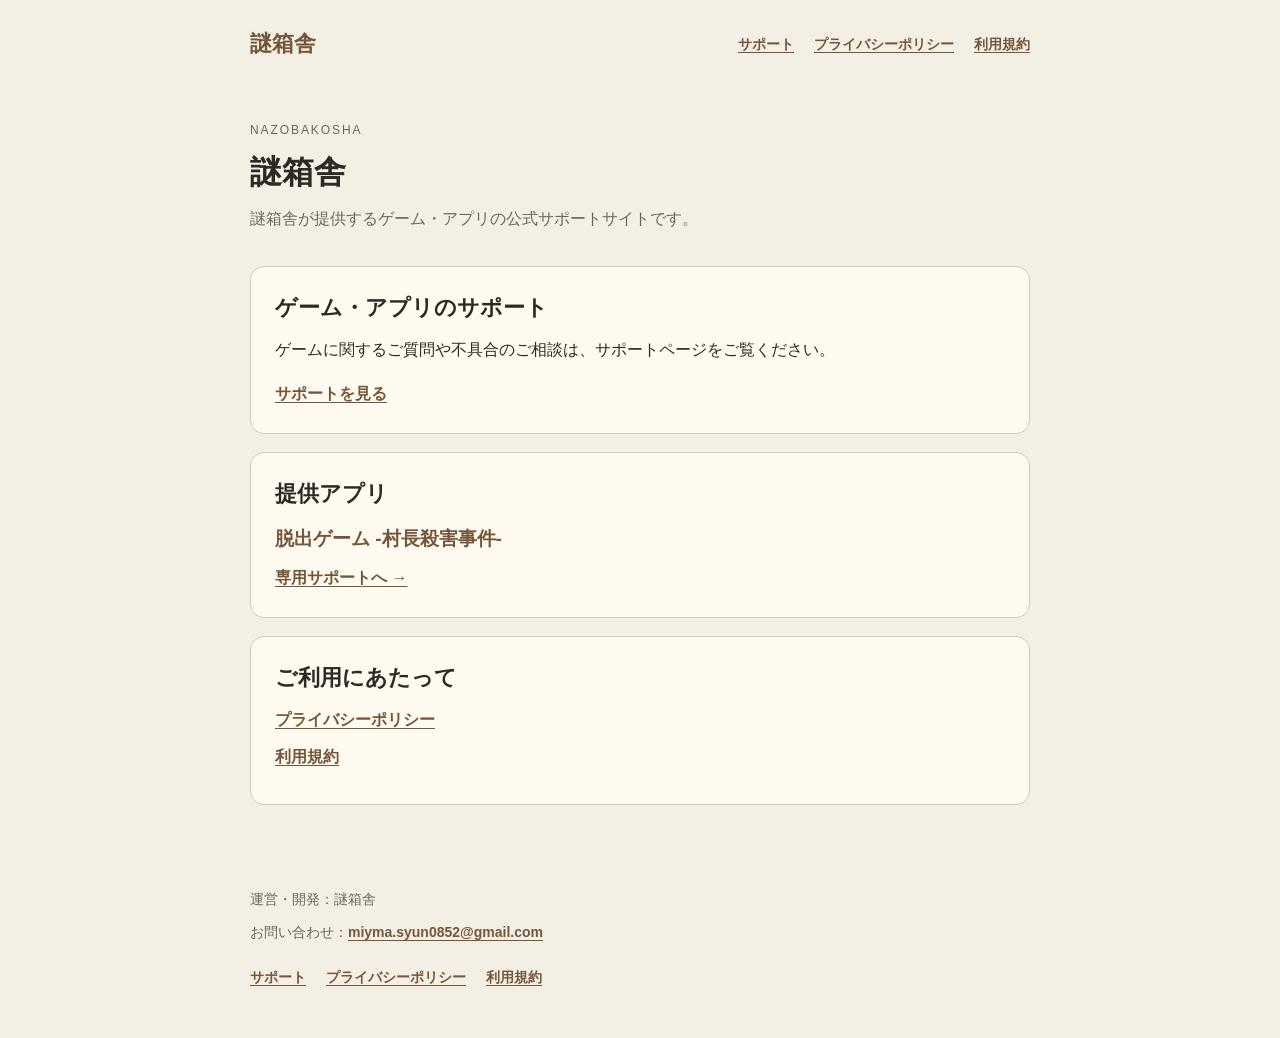
<file: index.html>
<!doctype html>
<html lang="ja">
<head><meta charset="utf-8"><meta name="viewport" content="width=device-width, initial-scale=1"><title>謎箱舎 | 謎箱舎</title><meta name="description" content="謎箱舎が提供するゲーム・アプリの公式サポートサイトです。"><link rel="stylesheet" href="/assets/style.css"></head>
<body><a class="skip" href="#main">本文へ移動</a><header><a class="brand" href="/">謎箱舎</a><nav aria-label="メインナビゲーション"><a href="/support/">サポート</a><a href="/privacy/">プライバシーポリシー</a><a href="/terms/">利用規約</a></nav></header>
<main id="main"><p class="eyebrow">NAZOBAKOSHA</p><h1>謎箱舎</h1><p class="lead">謎箱舎が提供するゲーム・アプリの公式サポートサイトです。</p><section><h2>ゲーム・アプリのサポート</h2><p>ゲームに関するご質問や不具合のご相談は、サポートページをご覧ください。</p><a class="button" href="/support/">サポートを見る</a></section><section><h2>提供アプリ</h2><a class="card" href="/support/village-chief-murder/"><strong>脱出ゲーム -村長殺害事件-</strong><span>専用サポートへ →</span></a></section><section><h2>ご利用にあたって</h2><p><a href="/privacy/">プライバシーポリシー</a></p><p><a href="/terms/">利用規約</a></p></section></main>
<footer><p>運営・開発：謎箱舎</p><p>お問い合わせ：<a href="mailto:miyma.syun0852@gmail.com">miyma.syun0852@gmail.com</a></p><nav aria-label="フッターナビゲーション"><a href="/support/">サポート</a><a href="/privacy/">プライバシーポリシー</a><a href="/terms/">利用規約</a></nav></footer></body></html>
</file>
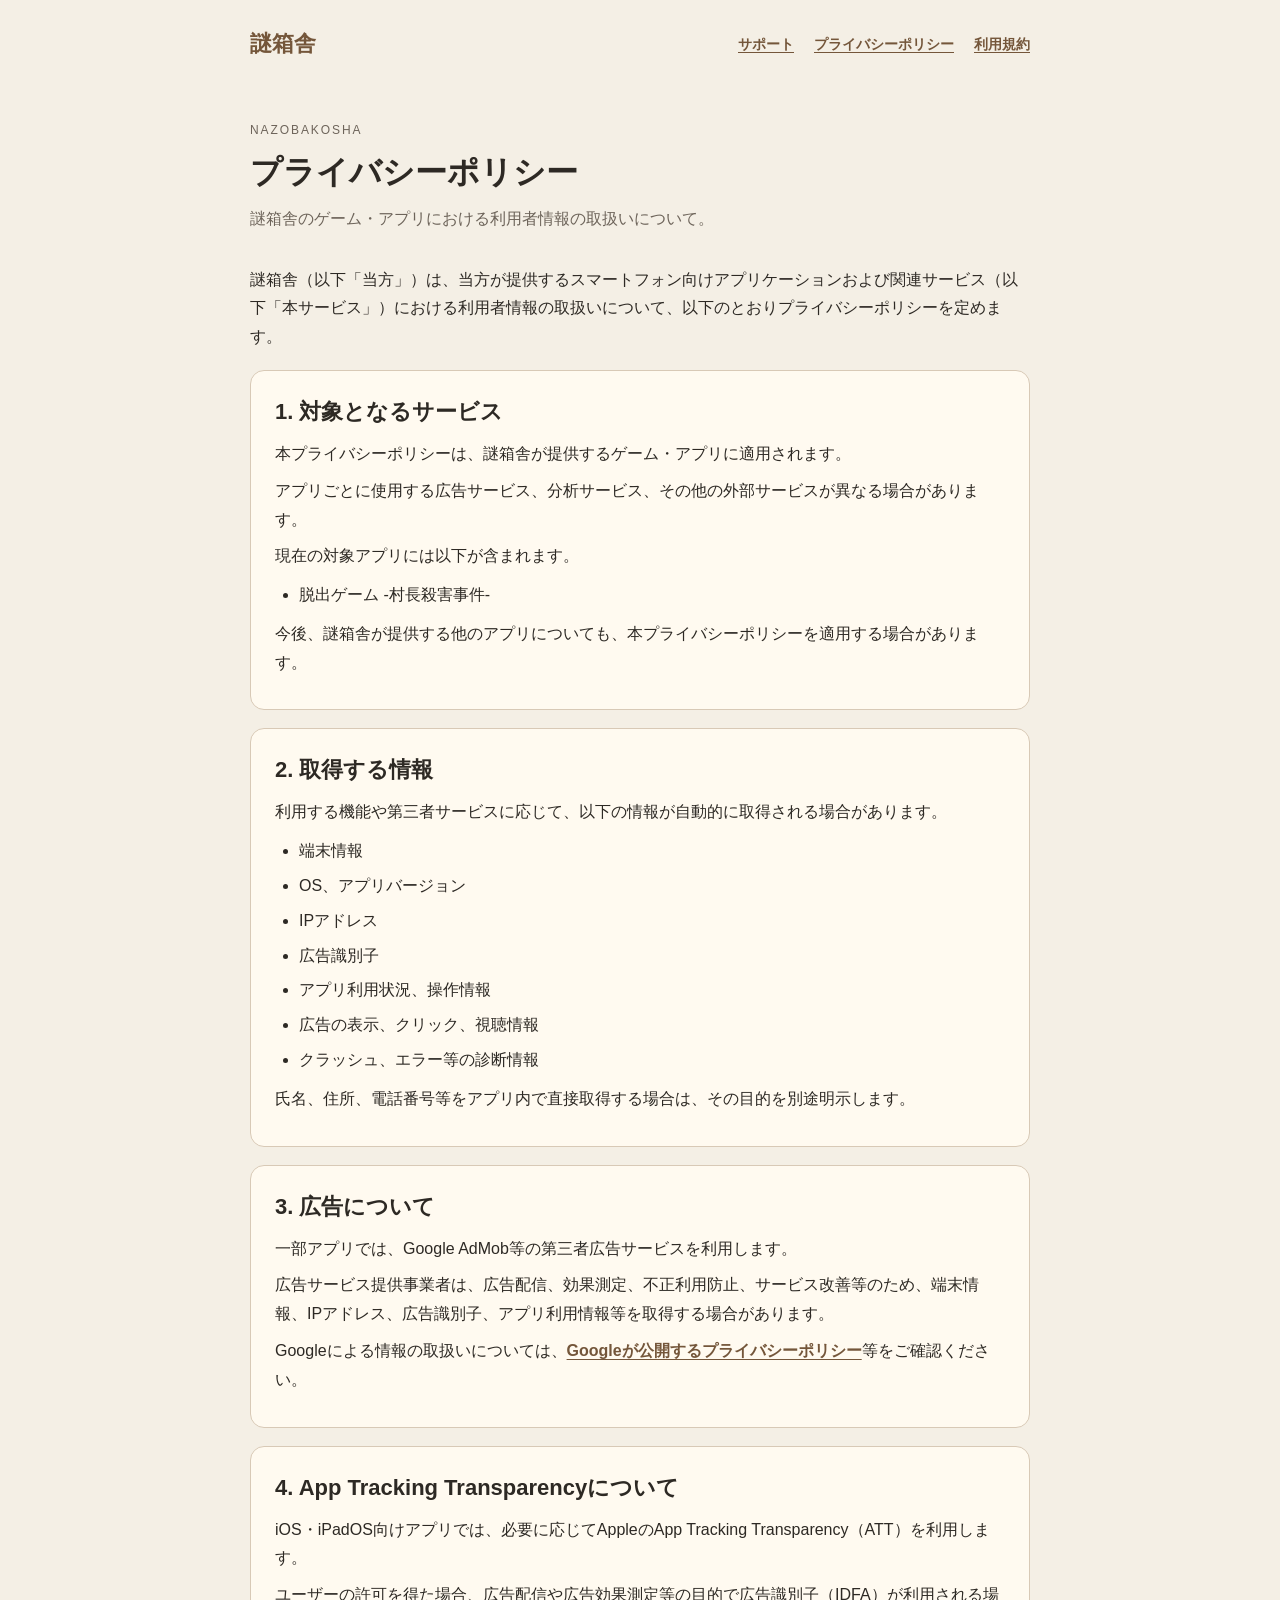
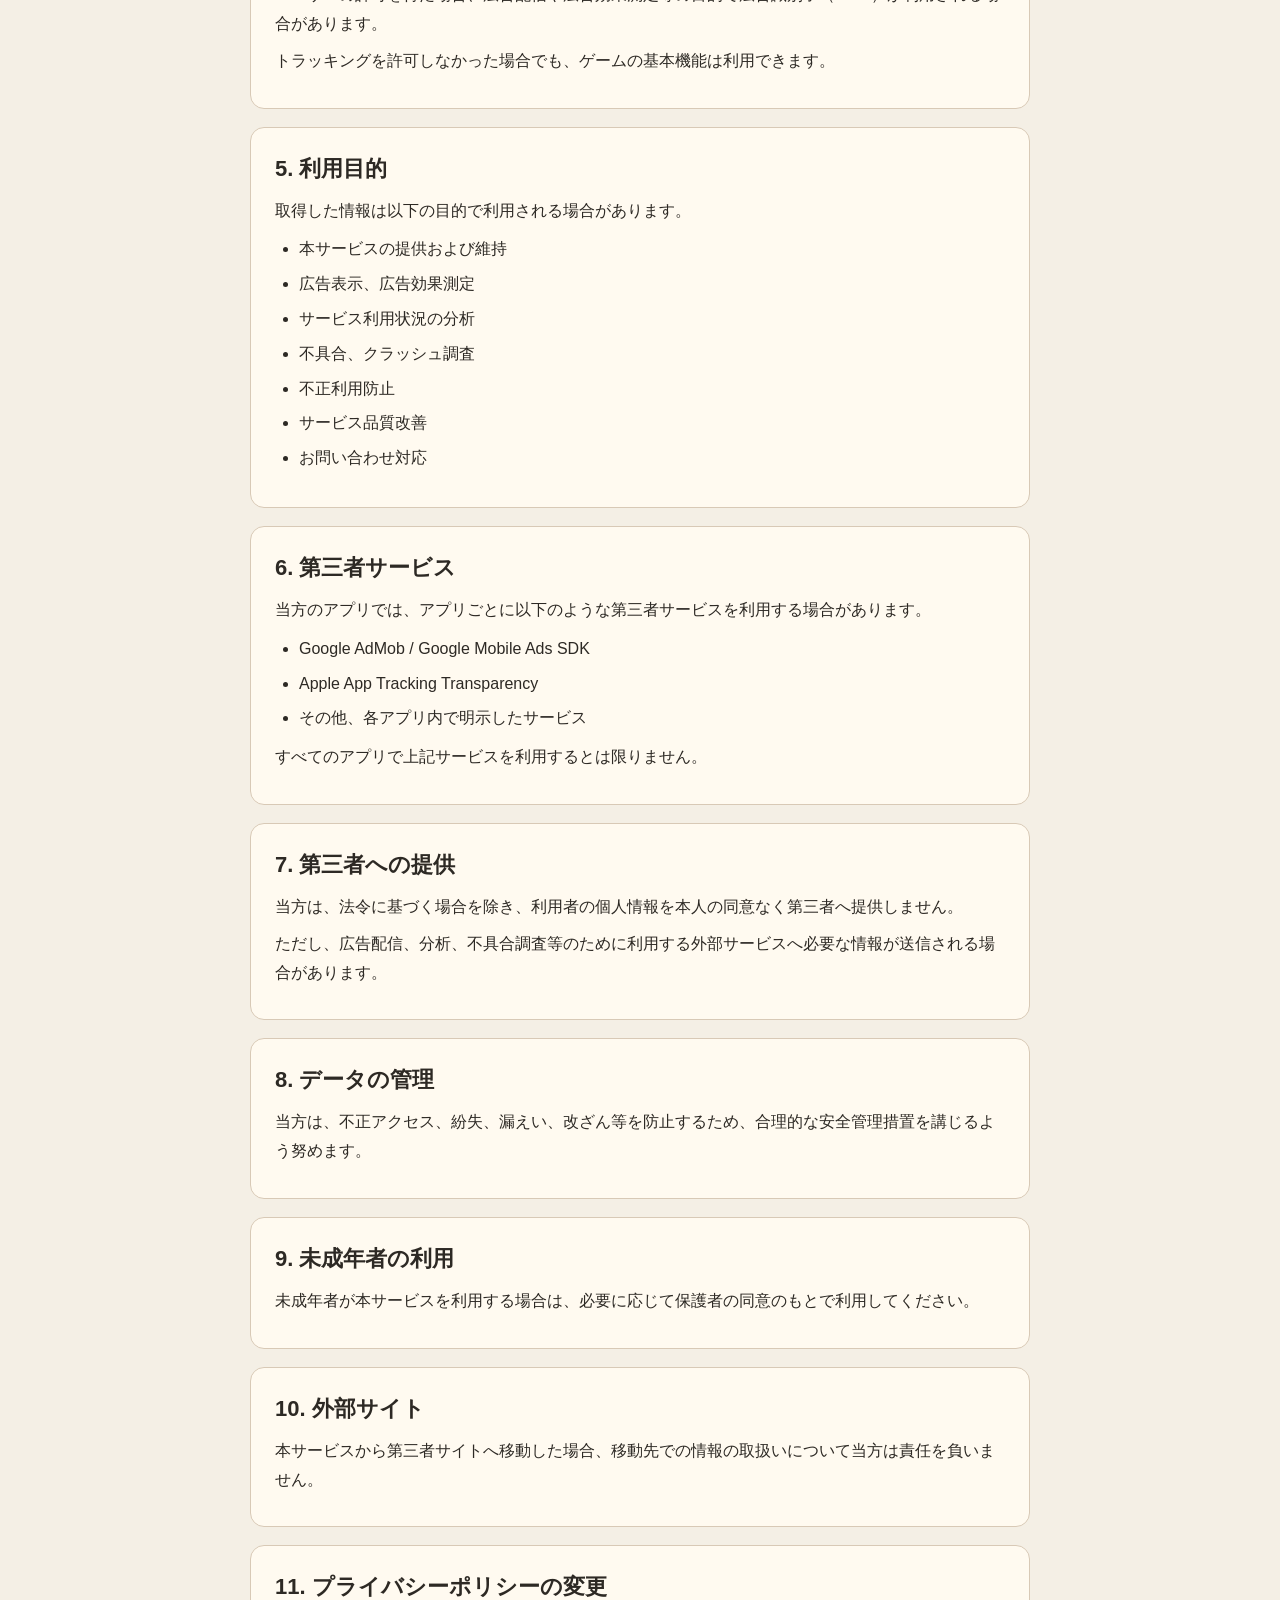
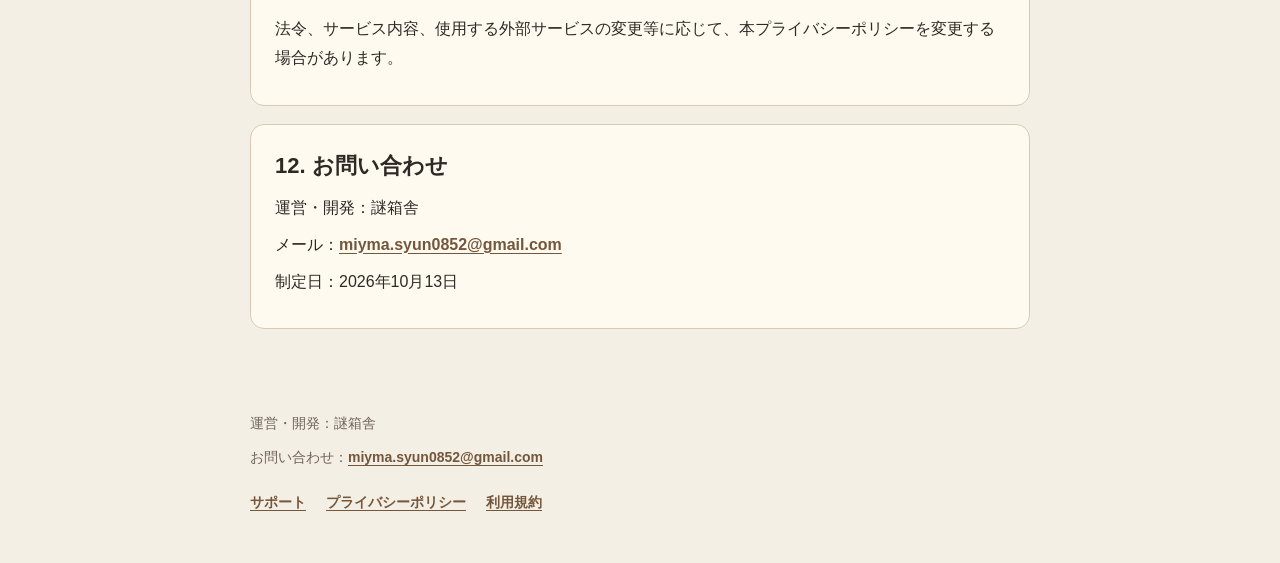
<file: privacy/index.html>
<!doctype html>
<html lang="ja">
<head><meta charset="utf-8"><meta name="viewport" content="width=device-width, initial-scale=1"><title>プライバシーポリシー | 謎箱舎</title><meta name="description" content="謎箱舎のゲーム・アプリにおける利用者情報の取扱いについて。"><link rel="stylesheet" href="/assets/style.css"></head>
<body><a class="skip" href="#main">本文へ移動</a><header><a class="brand" href="/">謎箱舎</a><nav aria-label="メインナビゲーション"><a href="/support/">サポート</a><a href="/privacy/">プライバシーポリシー</a><a href="/terms/">利用規約</a></nav></header>
<main id="main"><p class="eyebrow">NAZOBAKOSHA</p><h1>プライバシーポリシー</h1><p class="lead">謎箱舎のゲーム・アプリにおける利用者情報の取扱いについて。</p><p>謎箱舎（以下「当方」）は、当方が提供するスマートフォン向けアプリケーションおよび関連サービス（以下「本サービス」）における利用者情報の取扱いについて、以下のとおりプライバシーポリシーを定めます。</p>
<section><h2>1. 対象となるサービス</h2>
<p>本プライバシーポリシーは、謎箱舎が提供するゲーム・アプリに適用されます。</p>
<p>アプリごとに使用する広告サービス、分析サービス、その他の外部サービスが異なる場合があります。</p>
<p>現在の対象アプリには以下が含まれます。</p>
<ul><li>脱出ゲーム -村長殺害事件-</li></ul>
<p>今後、謎箱舎が提供する他のアプリについても、本プライバシーポリシーを適用する場合があります。</p>
</section><section><h2>2. 取得する情報</h2>
<p>利用する機能や第三者サービスに応じて、以下の情報が自動的に取得される場合があります。</p>
<ul><li>端末情報</li><li>OS、アプリバージョン</li><li>IPアドレス</li><li>広告識別子</li><li>アプリ利用状況、操作情報</li><li>広告の表示、クリック、視聴情報</li><li>クラッシュ、エラー等の診断情報</li></ul>
<p>氏名、住所、電話番号等をアプリ内で直接取得する場合は、その目的を別途明示します。</p>
</section><section><h2>3. 広告について</h2>
<p>一部アプリでは、Google AdMob等の第三者広告サービスを利用します。</p>
<p>広告サービス提供事業者は、広告配信、効果測定、不正利用防止、サービス改善等のため、端末情報、IPアドレス、広告識別子、アプリ利用情報等を取得する場合があります。</p>
<p>Googleによる情報の取扱いについては、<a href="https://policies.google.com/privacy?hl=ja">Googleが公開するプライバシーポリシー</a>等をご確認ください。</p>
</section><section><h2>4. App Tracking Transparencyについて</h2>
<p>iOS・iPadOS向けアプリでは、必要に応じてAppleのApp Tracking Transparency（ATT）を利用します。</p>
<p>ユーザーの許可を得た場合、広告配信や広告効果測定等の目的で広告識別子（IDFA）が利用される場合があります。</p>
<p>トラッキングを許可しなかった場合でも、ゲームの基本機能は利用できます。</p>
</section><section><h2>5. 利用目的</h2>
<p>取得した情報は以下の目的で利用される場合があります。</p>
<ul><li>本サービスの提供および維持</li><li>広告表示、広告効果測定</li><li>サービス利用状況の分析</li><li>不具合、クラッシュ調査</li><li>不正利用防止</li><li>サービス品質改善</li><li>お問い合わせ対応</li></ul>
</section><section><h2>6. 第三者サービス</h2>
<p>当方のアプリでは、アプリごとに以下のような第三者サービスを利用する場合があります。</p>
<ul><li>Google AdMob / Google Mobile Ads SDK</li><li>Apple App Tracking Transparency</li><li>その他、各アプリ内で明示したサービス</li></ul>
<p>すべてのアプリで上記サービスを利用するとは限りません。</p>
</section><section><h2>7. 第三者への提供</h2>
<p>当方は、法令に基づく場合を除き、利用者の個人情報を本人の同意なく第三者へ提供しません。</p>
<p>ただし、広告配信、分析、不具合調査等のために利用する外部サービスへ必要な情報が送信される場合があります。</p>
</section><section><h2>8. データの管理</h2>
<p>当方は、不正アクセス、紛失、漏えい、改ざん等を防止するため、合理的な安全管理措置を講じるよう努めます。</p>
</section><section><h2>9. 未成年者の利用</h2>
<p>未成年者が本サービスを利用する場合は、必要に応じて保護者の同意のもとで利用してください。</p>
</section><section><h2>10. 外部サイト</h2>
<p>本サービスから第三者サイトへ移動した場合、移動先での情報の取扱いについて当方は責任を負いません。</p>
</section><section><h2>11. プライバシーポリシーの変更</h2>
<p>法令、サービス内容、使用する外部サービスの変更等に応じて、本プライバシーポリシーを変更する場合があります。</p>
</section><section><h2>12. お問い合わせ</h2>
<p>運営・開発：謎箱舎</p>
<p>メール：<a href="mailto:miyma.syun0852@gmail.com">miyma.syun0852@gmail.com</a></p>
<p>制定日：2026年10月13日</p></section></main>
<footer><p>運営・開発：謎箱舎</p><p>お問い合わせ：<a href="mailto:miyma.syun0852@gmail.com">miyma.syun0852@gmail.com</a></p><nav aria-label="フッターナビゲーション"><a href="/support/">サポート</a><a href="/privacy/">プライバシーポリシー</a><a href="/terms/">利用規約</a></nav></footer></body></html>
</file>
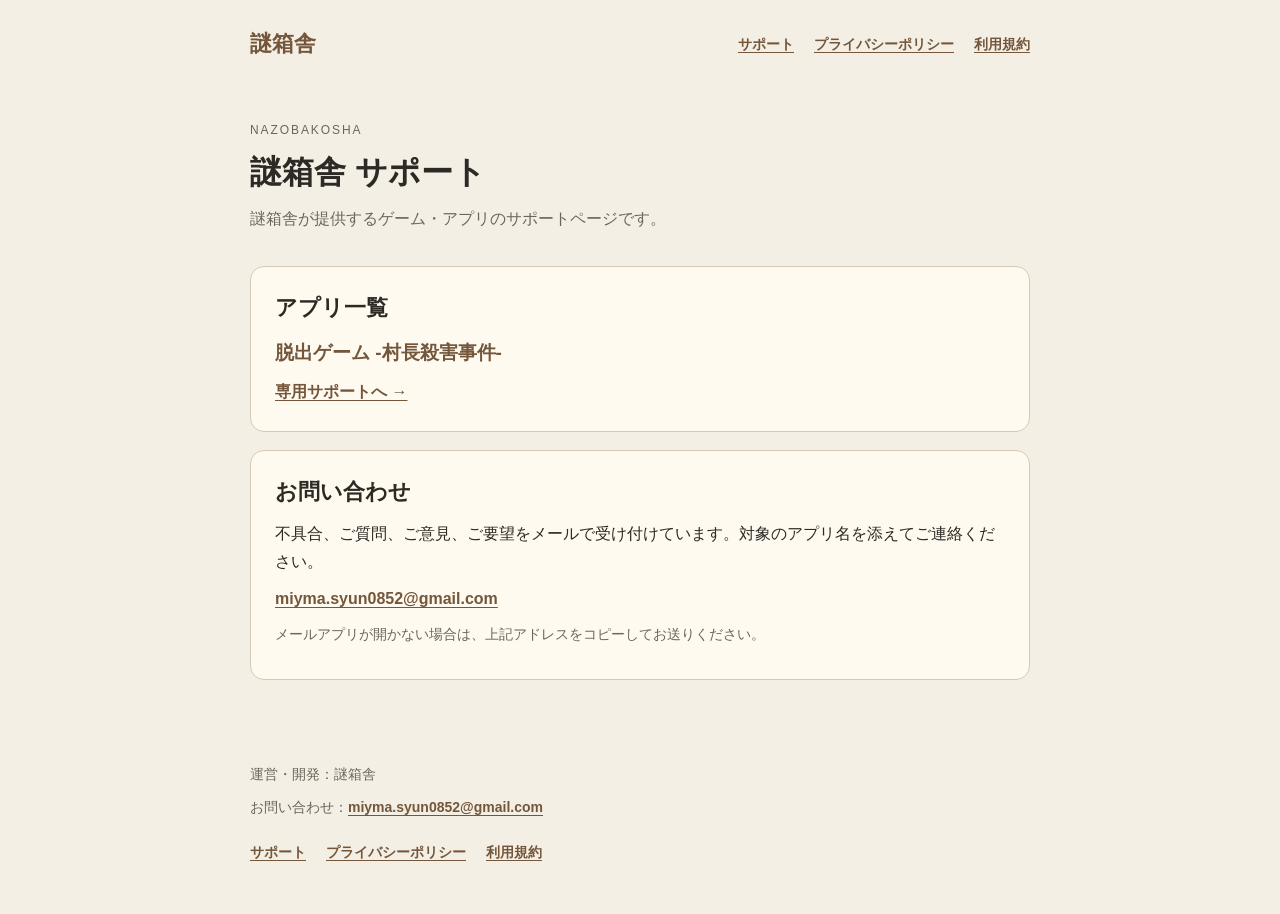
<file: support/index.html>
<!doctype html>
<html lang="ja">
<head><meta charset="utf-8"><meta name="viewport" content="width=device-width, initial-scale=1"><title>謎箱舎 サポート | 謎箱舎</title><meta name="description" content="謎箱舎が提供するゲーム・アプリのサポートページです。"><link rel="stylesheet" href="/assets/style.css"></head>
<body><a class="skip" href="#main">本文へ移動</a><header><a class="brand" href="/">謎箱舎</a><nav aria-label="メインナビゲーション"><a href="/support/">サポート</a><a href="/privacy/">プライバシーポリシー</a><a href="/terms/">利用規約</a></nav></header>
<main id="main"><p class="eyebrow">NAZOBAKOSHA</p><h1>謎箱舎 サポート</h1><p class="lead">謎箱舎が提供するゲーム・アプリのサポートページです。</p><section><h2>アプリ一覧</h2><a class="card" href="/support/village-chief-murder/"><strong>脱出ゲーム -村長殺害事件-</strong><span>専用サポートへ →</span></a></section><section><h2>お問い合わせ</h2><p>不具合、ご質問、ご意見、ご要望をメールで受け付けています。対象のアプリ名を添えてご連絡ください。</p><p><a href="mailto:miyma.syun0852@gmail.com">miyma.syun0852@gmail.com</a></p><p class="note">メールアプリが開かない場合は、上記アドレスをコピーしてお送りください。</p></section></main>
<footer><p>運営・開発：謎箱舎</p><p>お問い合わせ：<a href="mailto:miyma.syun0852@gmail.com">miyma.syun0852@gmail.com</a></p><nav aria-label="フッターナビゲーション"><a href="/support/">サポート</a><a href="/privacy/">プライバシーポリシー</a><a href="/terms/">利用規約</a></nav></footer></body></html>
</file>
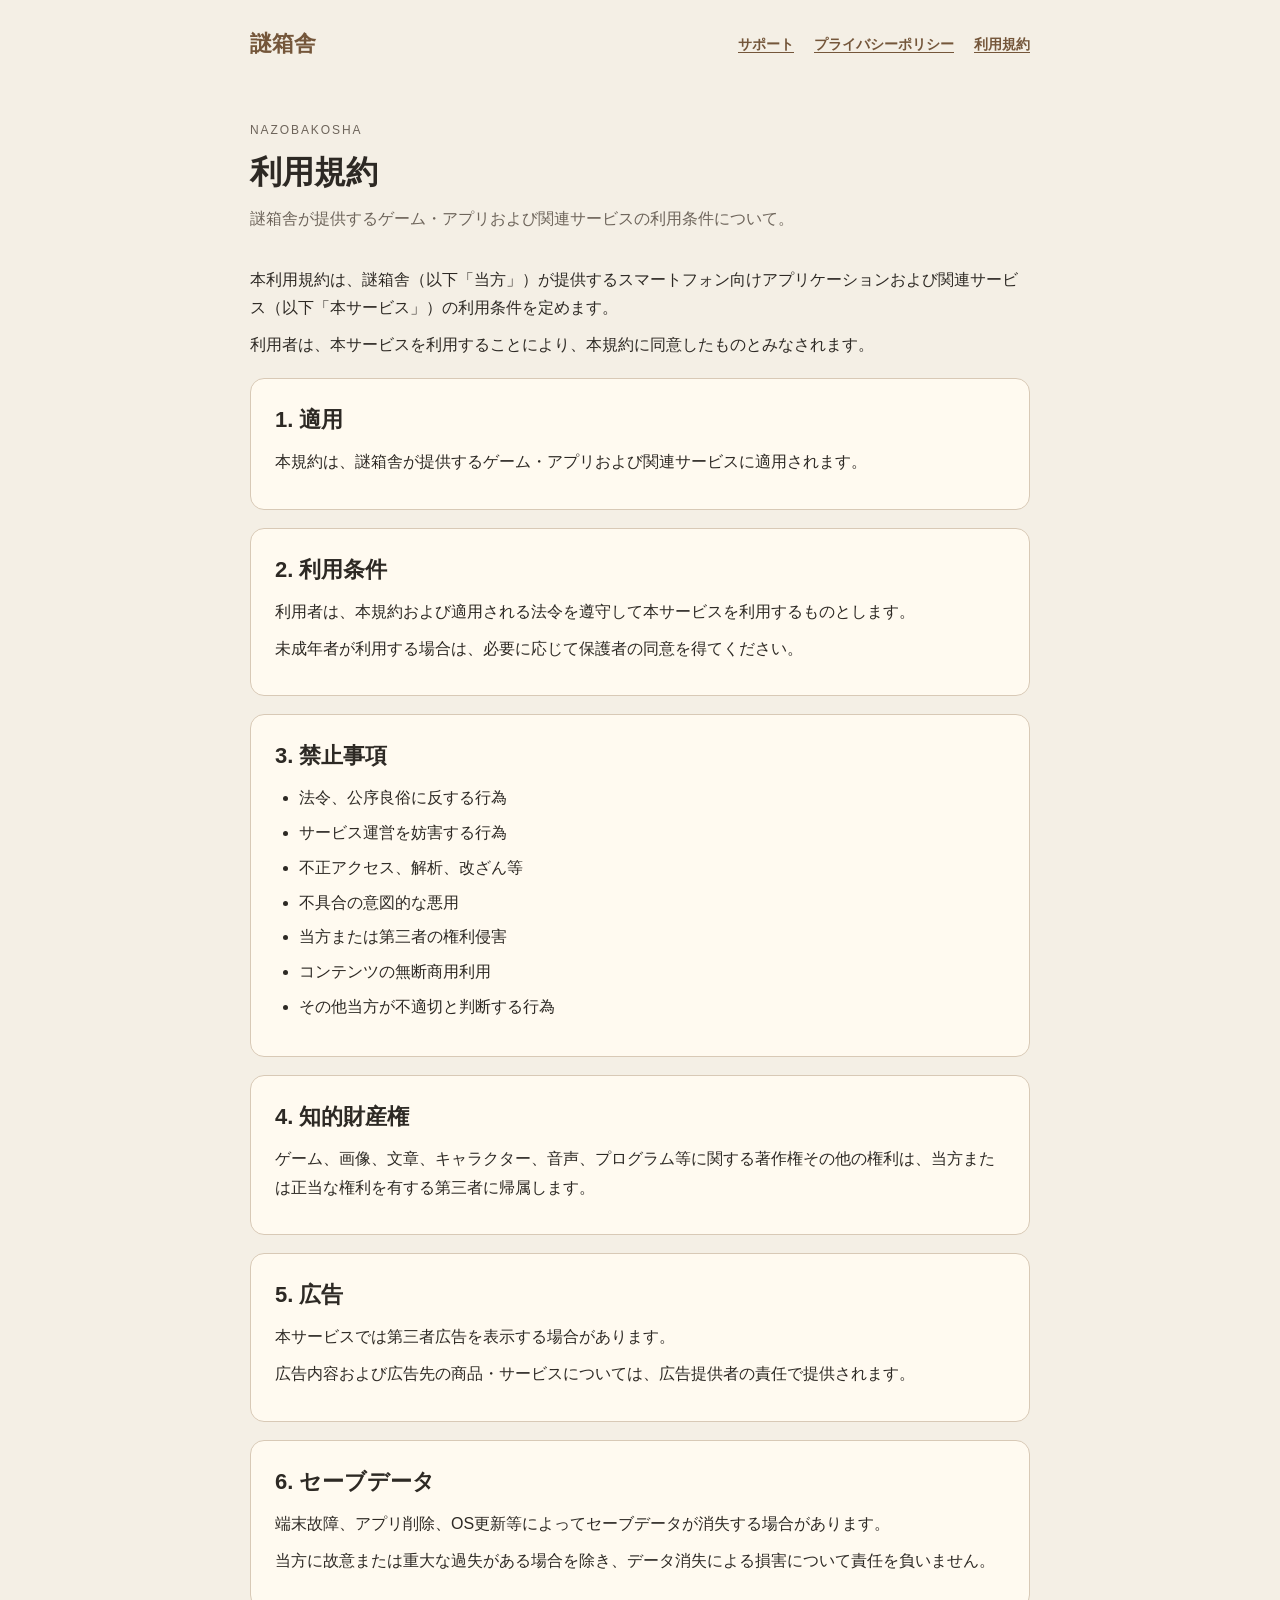
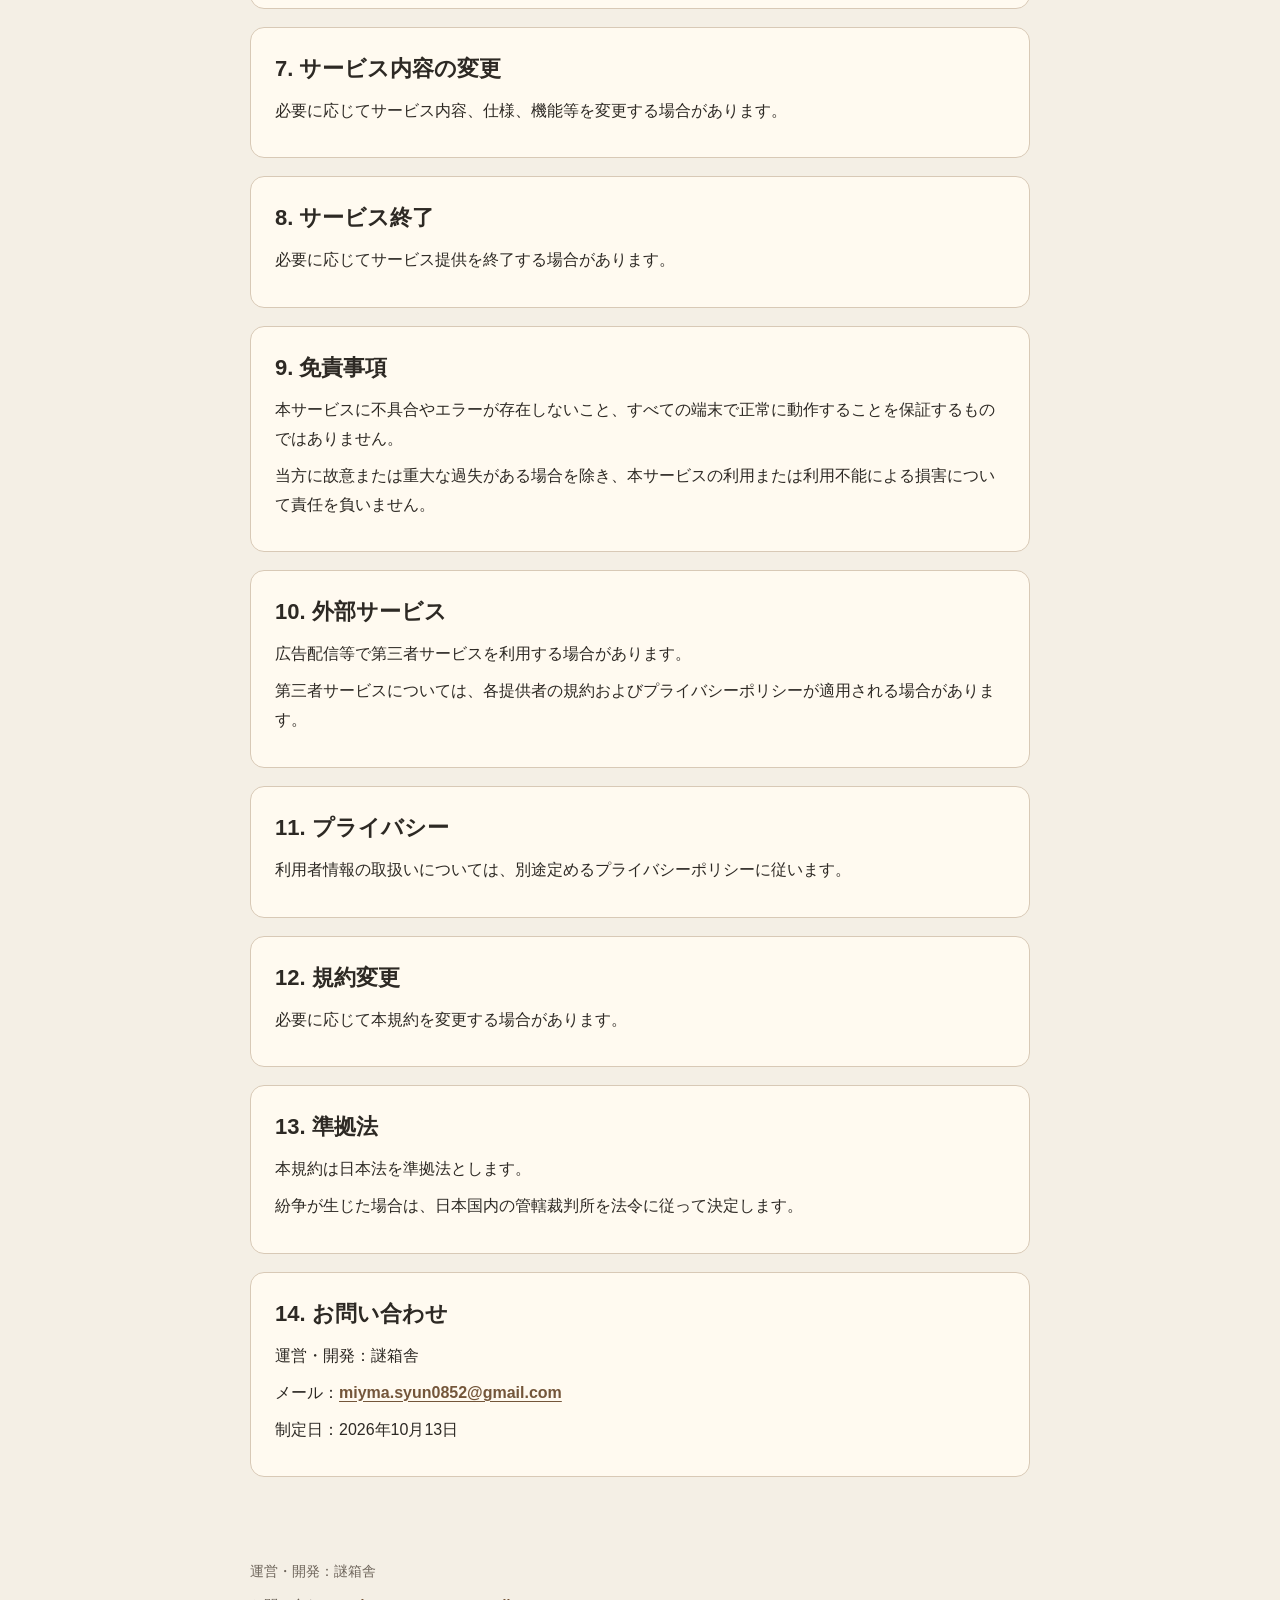
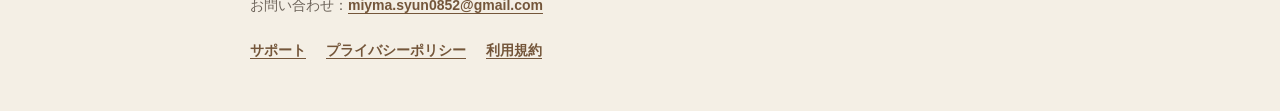
<file: terms/index.html>
<!doctype html>
<html lang="ja">
<head><meta charset="utf-8"><meta name="viewport" content="width=device-width, initial-scale=1"><title>利用規約 | 謎箱舎</title><meta name="description" content="謎箱舎が提供するゲーム・アプリおよび関連サービスの利用条件について。"><link rel="stylesheet" href="/assets/style.css"></head>
<body><a class="skip" href="#main">本文へ移動</a><header><a class="brand" href="/">謎箱舎</a><nav aria-label="メインナビゲーション"><a href="/support/">サポート</a><a href="/privacy/">プライバシーポリシー</a><a href="/terms/">利用規約</a></nav></header>
<main id="main"><p class="eyebrow">NAZOBAKOSHA</p><h1>利用規約</h1><p class="lead">謎箱舎が提供するゲーム・アプリおよび関連サービスの利用条件について。</p><p>本利用規約は、謎箱舎（以下「当方」）が提供するスマートフォン向けアプリケーションおよび関連サービス（以下「本サービス」）の利用条件を定めます。</p>
<p>利用者は、本サービスを利用することにより、本規約に同意したものとみなされます。</p>
<section><h2>1. 適用</h2>
<p>本規約は、謎箱舎が提供するゲーム・アプリおよび関連サービスに適用されます。</p>
</section><section><h2>2. 利用条件</h2>
<p>利用者は、本規約および適用される法令を遵守して本サービスを利用するものとします。</p>
<p>未成年者が利用する場合は、必要に応じて保護者の同意を得てください。</p>
</section><section><h2>3. 禁止事項</h2>
<ul><li>法令、公序良俗に反する行為</li><li>サービス運営を妨害する行為</li><li>不正アクセス、解析、改ざん等</li><li>不具合の意図的な悪用</li><li>当方または第三者の権利侵害</li><li>コンテンツの無断商用利用</li><li>その他当方が不適切と判断する行為</li></ul>
</section><section><h2>4. 知的財産権</h2>
<p>ゲーム、画像、文章、キャラクター、音声、プログラム等に関する著作権その他の権利は、当方または正当な権利を有する第三者に帰属します。</p>
</section><section><h2>5. 広告</h2>
<p>本サービスでは第三者広告を表示する場合があります。</p>
<p>広告内容および広告先の商品・サービスについては、広告提供者の責任で提供されます。</p>
</section><section><h2>6. セーブデータ</h2>
<p>端末故障、アプリ削除、OS更新等によってセーブデータが消失する場合があります。</p>
<p>当方に故意または重大な過失がある場合を除き、データ消失による損害について責任を負いません。</p>
</section><section><h2>7. サービス内容の変更</h2>
<p>必要に応じてサービス内容、仕様、機能等を変更する場合があります。</p>
</section><section><h2>8. サービス終了</h2>
<p>必要に応じてサービス提供を終了する場合があります。</p>
</section><section><h2>9. 免責事項</h2>
<p>本サービスに不具合やエラーが存在しないこと、すべての端末で正常に動作することを保証するものではありません。</p>
<p>当方に故意または重大な過失がある場合を除き、本サービスの利用または利用不能による損害について責任を負いません。</p>
</section><section><h2>10. 外部サービス</h2>
<p>広告配信等で第三者サービスを利用する場合があります。</p>
<p>第三者サービスについては、各提供者の規約およびプライバシーポリシーが適用される場合があります。</p>
</section><section><h2>11. プライバシー</h2>
<p>利用者情報の取扱いについては、別途定めるプライバシーポリシーに従います。</p>
</section><section><h2>12. 規約変更</h2>
<p>必要に応じて本規約を変更する場合があります。</p>
</section><section><h2>13. 準拠法</h2>
<p>本規約は日本法を準拠法とします。</p>
<p>紛争が生じた場合は、日本国内の管轄裁判所を法令に従って決定します。</p>
</section><section><h2>14. お問い合わせ</h2>
<p>運営・開発：謎箱舎</p>
<p>メール：<a href="mailto:miyma.syun0852@gmail.com">miyma.syun0852@gmail.com</a></p>
<p>制定日：2026年10月13日</p></section></main>
<footer><p>運営・開発：謎箱舎</p><p>お問い合わせ：<a href="mailto:miyma.syun0852@gmail.com">miyma.syun0852@gmail.com</a></p><nav aria-label="フッターナビゲーション"><a href="/support/">サポート</a><a href="/privacy/">プライバシーポリシー</a><a href="/terms/">利用規約</a></nav></footer></body></html>
</file>
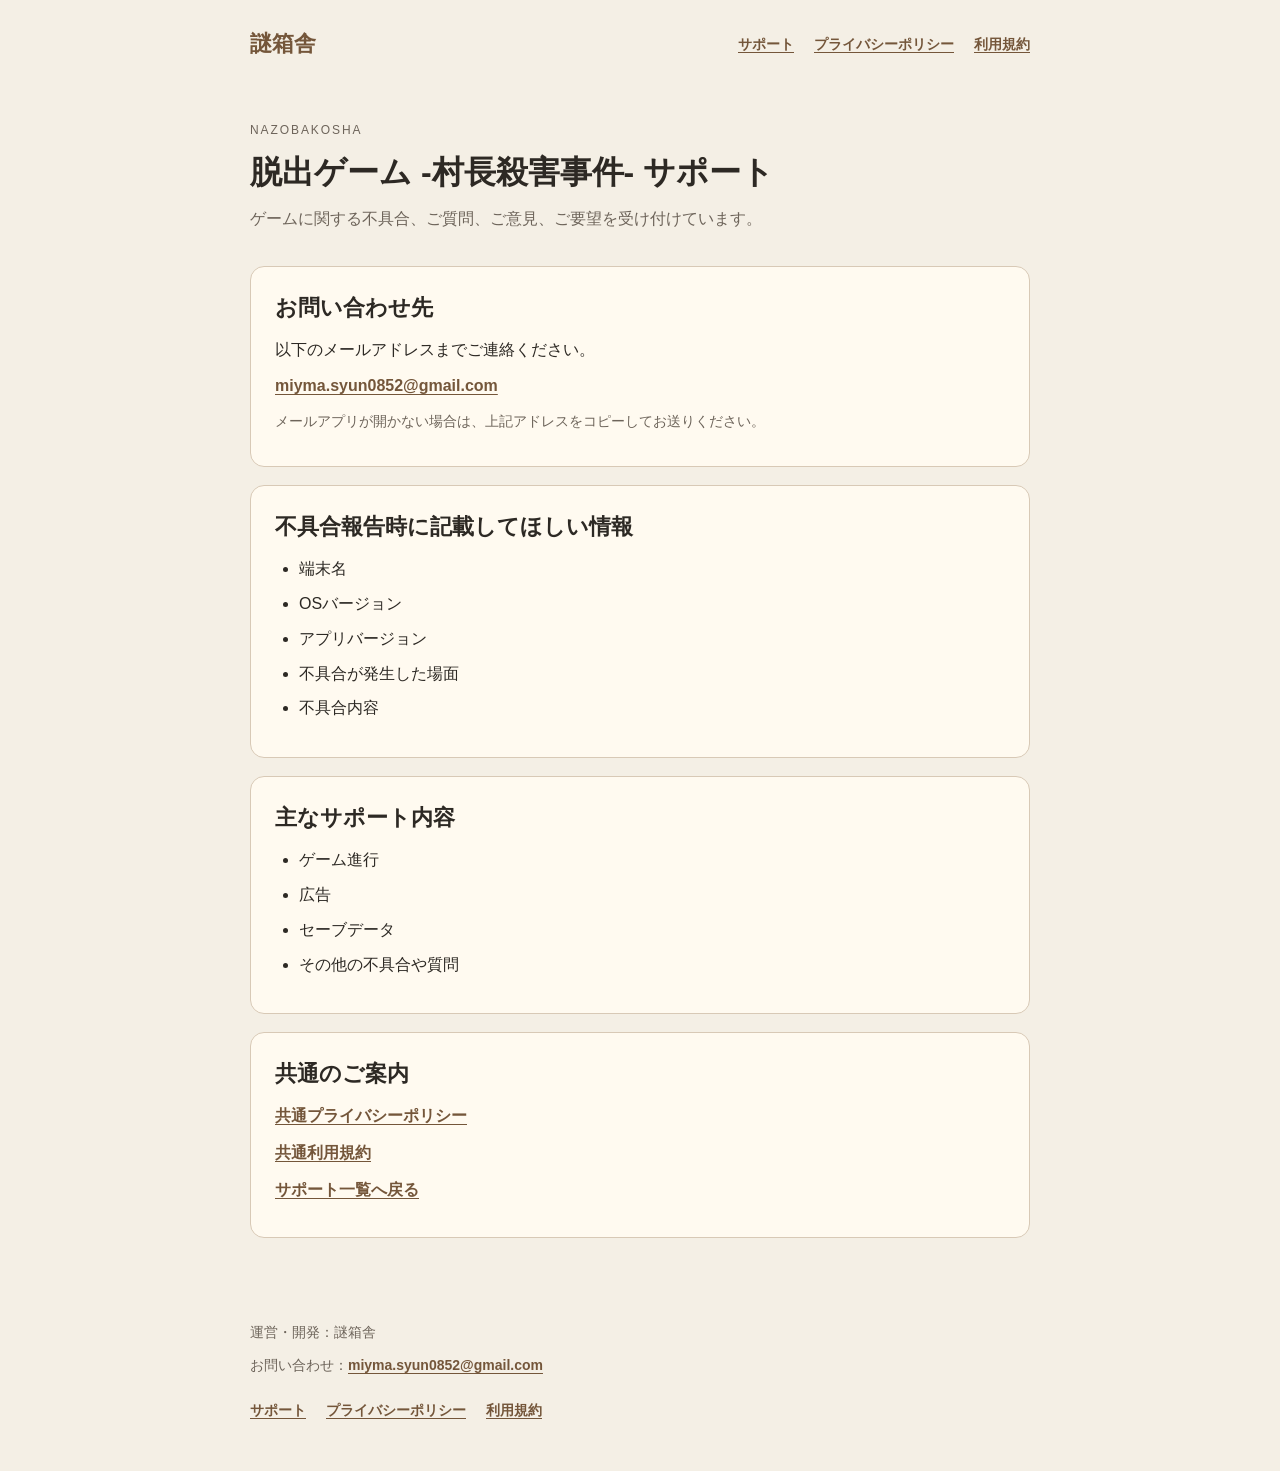
<file: support/village-chief-murder/index.html>
<!doctype html>
<html lang="ja">
<head><meta charset="utf-8"><meta name="viewport" content="width=device-width, initial-scale=1"><title>脱出ゲーム -村長殺害事件- サポート | 謎箱舎</title><meta name="description" content="ゲームに関する不具合、ご質問、ご意見、ご要望を受け付けています。"><link rel="stylesheet" href="/assets/style.css"></head>
<body><a class="skip" href="#main">本文へ移動</a><header><a class="brand" href="/">謎箱舎</a><nav aria-label="メインナビゲーション"><a href="/support/">サポート</a><a href="/privacy/">プライバシーポリシー</a><a href="/terms/">利用規約</a></nav></header>
<main id="main"><p class="eyebrow">NAZOBAKOSHA</p><h1>脱出ゲーム -村長殺害事件- サポート</h1><p class="lead">ゲームに関する不具合、ご質問、ご意見、ご要望を受け付けています。</p><section class="contact"><h2>お問い合わせ先</h2><p>以下のメールアドレスまでご連絡ください。</p><p><a href="mailto:miyma.syun0852@gmail.com">miyma.syun0852@gmail.com</a></p><p class="note">メールアプリが開かない場合は、上記アドレスをコピーしてお送りください。</p></section><section><h2>不具合報告時に記載してほしい情報</h2><ul><li>端末名</li><li>OSバージョン</li><li>アプリバージョン</li><li>不具合が発生した場面</li><li>不具合内容</li></ul></section><section><h2>主なサポート内容</h2><ul><li>ゲーム進行</li><li>広告</li><li>セーブデータ</li><li>その他の不具合や質問</li></ul></section><section><h2>共通のご案内</h2><p><a href="/privacy/">共通プライバシーポリシー</a></p><p><a href="/terms/">共通利用規約</a></p><p><a href="/support/">サポート一覧へ戻る</a></p></section></main>
<footer><p>運営・開発：謎箱舎</p><p>お問い合わせ：<a href="mailto:miyma.syun0852@gmail.com">miyma.syun0852@gmail.com</a></p><nav aria-label="フッターナビゲーション"><a href="/support/">サポート</a><a href="/privacy/">プライバシーポリシー</a><a href="/terms/">利用規約</a></nav></footer></body></html>
</file>
<file: assets/style.css>
:root{--bg:#f4efe5;--card:#fffaf0;--text:#2d2924;--sub:#6d645a;--accent:#74563a;--line:#d8c9b6}*{box-sizing:border-box}html{color-scheme:light;background:var(--bg)}body{margin:0;font-family:-apple-system,BlinkMacSystemFont,"Segoe UI","Hiragino Kaku Gothic ProN","Yu Gothic",sans-serif;color:var(--text);background:var(--bg);line-height:1.8;overflow-wrap:anywhere}a{color:var(--accent);font-weight:700;text-underline-offset:.2em}a:hover{color:#4e3824}a:focus-visible{outline:3px solid #986b34;outline-offset:4px}header,footer{max-width:820px;margin:0 auto;padding:24px 20px}header{display:flex;align-items:center;justify-content:space-between;gap:24px}.brand{font-size:1.4rem;text-decoration:none}nav{display:flex;flex-wrap:wrap;gap:10px 20px;font-size:14px}main{max-width:820px;margin:0 auto;padding:24px 20px 32px}.eyebrow{font-size:12px;letter-spacing:.16em;color:var(--sub);margin-bottom:8px}h1{font-size:clamp(26px,4.5vw,32px);line-height:1.4;margin:0 0 10px}h2{font-size:22px;line-height:1.5;margin:0 0 12px}p{margin:8px 0}.lead{color:var(--sub);margin:8px 0 32px}section{background:var(--card);border:1px solid var(--line);border-radius:14px;padding:24px;margin:18px 0}ul{padding-left:1.5em;margin:10px 0}li{margin:6px 0}.card{display:block;text-decoration:none}.card strong{font-size:19px}.card span{display:block;margin-top:8px;text-decoration:underline}.button{display:inline-block;margin-top:8px}.note{font-size:14px;color:var(--sub)}footer{padding-bottom:48px;color:var(--sub);font-size:14px}footer nav{margin-top:20px}.skip{position:absolute;left:12px;top:-100px;background:var(--card);padding:10px}.skip:focus{top:10px}@media(max-width:600px){header{align-items:flex-start;flex-direction:column;gap:14px}main{padding-top:20px}section{padding:20px}h2{font-size:21px}nav{gap:8px 16px}}
</file>
